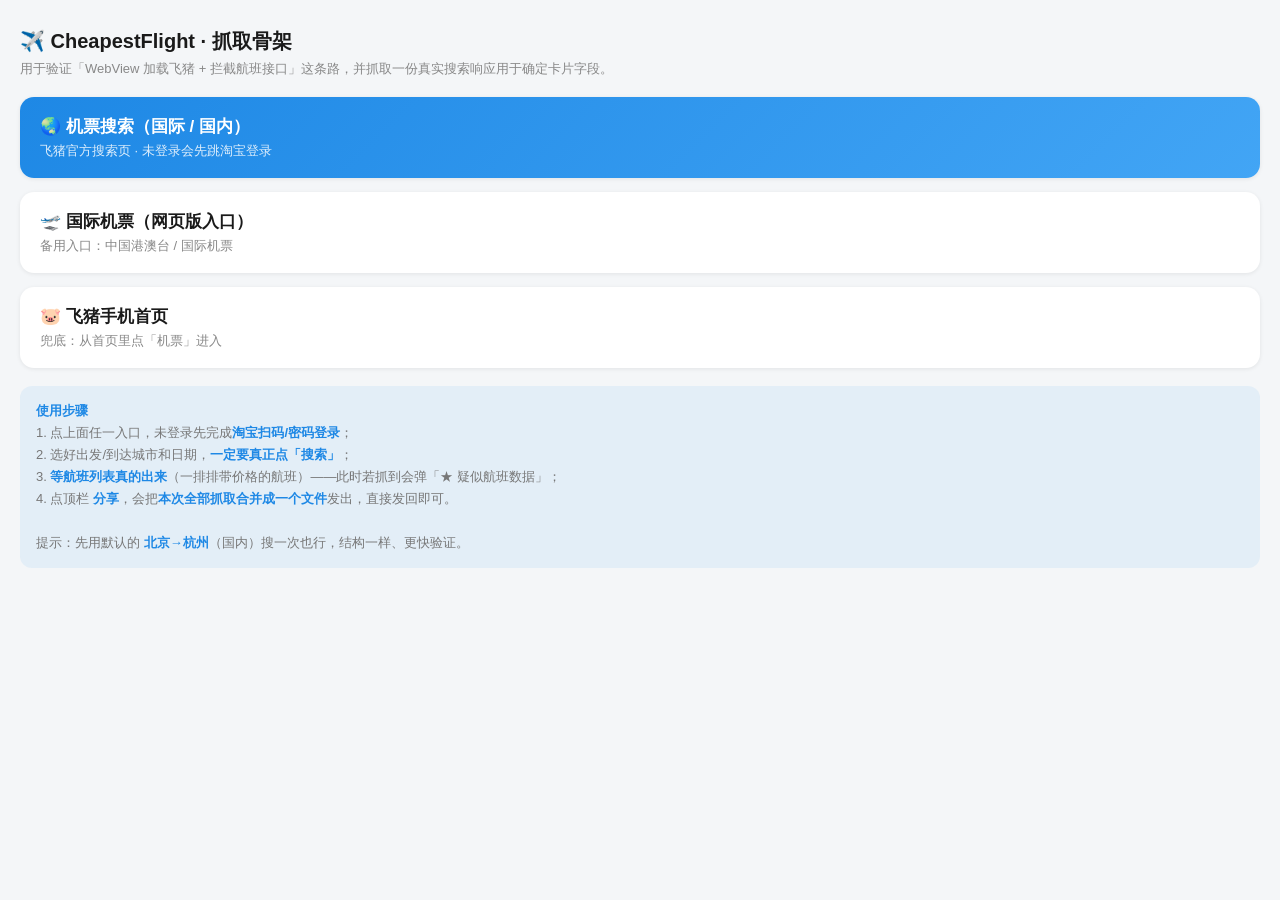
<file: android/app/src/main/assets/home.html>
<!DOCTYPE html>
<html lang="zh-CN">
<head>
<meta charset="utf-8">
<meta name="viewport" content="width=device-width, initial-scale=1, maximum-scale=1, user-scalable=no">
<title>CheapestFlight 骨架</title>
<style>
  :root { color-scheme: light dark; }
  * { box-sizing: border-box; }
  body { margin:0; font-family: -apple-system, "PingFang SC", "Microsoft YaHei", sans-serif;
         background:#f4f6f8; color:#1a1a1a; padding:20px; }
  @media (prefers-color-scheme: dark){ body{ background:#111; color:#eee; } .card{ background:#1c1c1e !important; } }
  h1 { font-size:20px; margin:8px 0 4px; }
  .sub { color:#888; font-size:13px; margin-bottom:18px; line-height:1.5; }
  .card { display:block; background:#fff; border-radius:14px; padding:18px 20px; margin-bottom:14px;
          text-decoration:none; color:inherit; box-shadow:0 1px 4px rgba(0,0,0,.08); }
  .card .t { font-size:17px; font-weight:600; }
  .card .d { font-size:13px; color:#888; margin-top:4px; }
  .primary { background:linear-gradient(135deg,#1E88E5,#42A5F5); color:#fff; }
  .primary .d { color:rgba(255,255,255,.85); }
  .steps { font-size:13px; color:#777; line-height:1.7; margin-top:18px;
           background:rgba(30,136,229,.08); border-radius:12px; padding:14px 16px; }
  .steps b { color:#1E88E5; }
</style>
</head>
<body>
  <h1>✈️ CheapestFlight · 抓取骨架</h1>
  <div class="sub">用于验证「WebView 加载飞猪 + 拦截航班接口」这条路，并抓取一份真实搜索响应用于确定卡片字段。</div>

  <a class="card primary" href="https://h5.m.taobao.com/trip/traffic-search/search/index.html?defaultBiz=flight">
    <div class="t">🌏 机票搜索（国际 / 国内）</div>
    <div class="d">飞猪官方搜索页 · 未登录会先跳淘宝登录</div>
  </a>

  <a class="card" href="https://www.fliggy.com/ijipiao/">
    <div class="t">🛫 国际机票（网页版入口）</div>
    <div class="d">备用入口：中国港澳台 / 国际机票</div>
  </a>

  <a class="card" href="https://m.fliggy.com/">
    <div class="t">🐷 飞猪手机首页</div>
    <div class="d">兜底：从首页里点「机票」进入</div>
  </a>

  <div class="steps">
    <b>使用步骤</b><br>
    1. 点上面任一入口，未登录先完成<b>淘宝扫码/密码登录</b>；<br>
    2. 选好出发/到达城市和日期，<b>一定要真正点「搜索」</b>；<br>
    3. <b>等航班列表真的出来</b>（一排排带价格的航班）——此时若抓到会弹「★ 疑似航班数据」；<br>
    4. 点顶栏 <b>分享</b>，会把<b>本次全部抓取合并成一个文件</b>发出，直接发回即可。<br>
    <br>提示：先用默认的 <b>北京→杭州</b>（国内）搜一次也行，结构一样、更快验证。
  </div>
</body>
</html>
</file>
